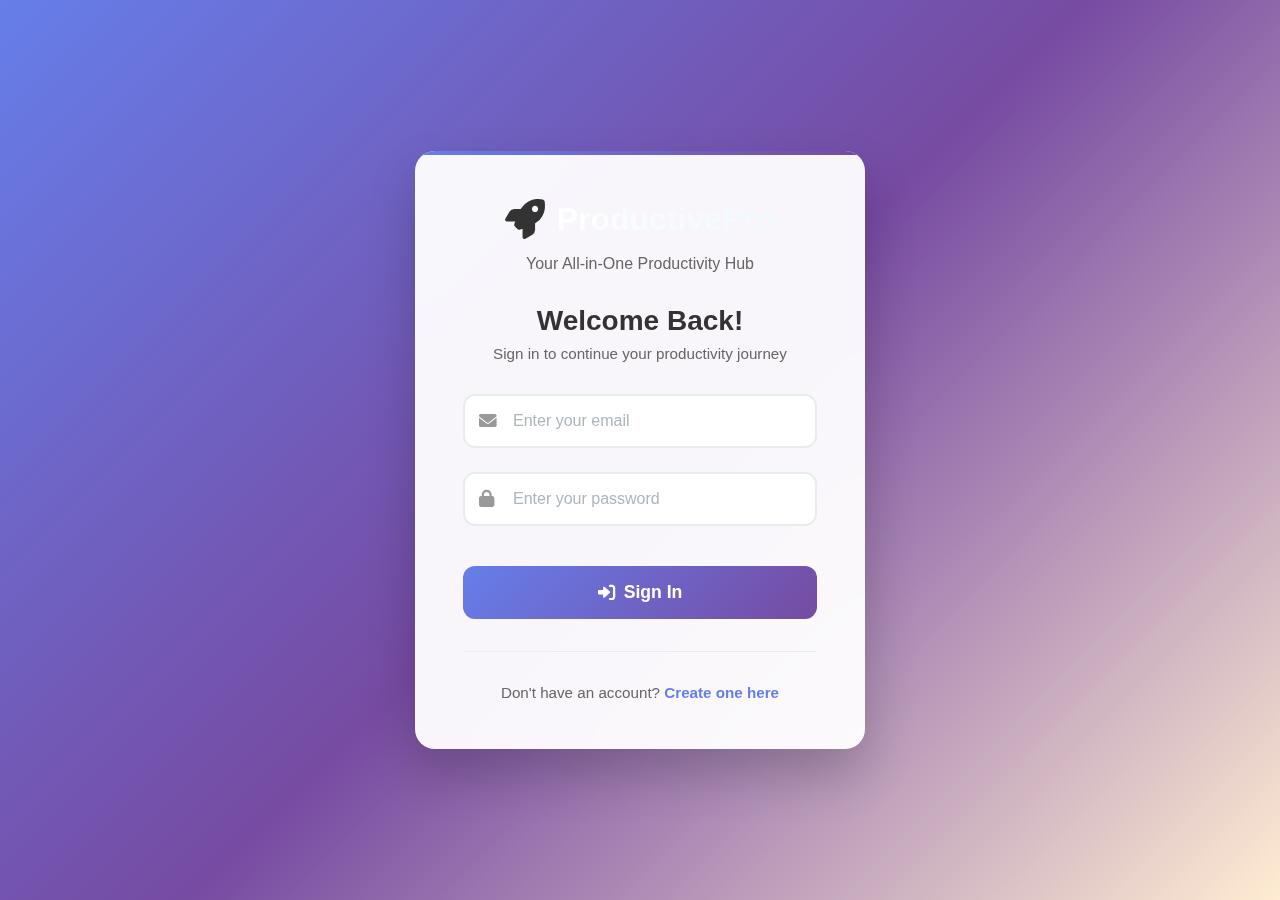
<file: index.html>
<!DOCTYPE html>
<html lang="en">
<head>
    <meta charset="UTF-8">
    <meta name="viewport" content="width=device-width, initial-scale=1.0">
    <title>ProductivePro - Your All-in-One Productivity Hub</title>
    <link rel="stylesheet" href="styles.css">
    <link href="https://cdnjs.cloudflare.com/ajax/libs/font-awesome/6.0.0/css/all.min.css" rel="stylesheet">
</head>
<body>
    <!-- Auth Screen -->
    <div id="auth-screen" class="auth-screen">
        <div class="auth-container">
            <div class="auth-header">
                <div class="logo">
                    <i class="fas fa-rocket"></i>
                    <h1>ProductivePro</h1>
                </div>
                <p class="auth-subtitle">Your All-in-One Productivity Hub</p>
            </div>

            <!-- Login Form -->
            <div id="login-form" class="auth-form active">
                <h2>Welcome Back!</h2>
                <p class="form-subtitle">Sign in to continue your productivity journey</p>
                
                <form class="form-content">
                    <div class="input-field">
                        <i class="fas fa-envelope"></i>
                        <input type="email" id="login-email" placeholder="Enter your email" required>
                    </div>
                    <div class="input-field">
                        <i class="fas fa-lock"></i>
                        <input type="password" id="login-password" placeholder="Enter your password" required>
                    </div>
                    <button type="submit" id="login-btn" class="auth-btn">
                        <i class="fas fa-sign-in-alt"></i>
                        Sign In
                    </button>
                </form>

                <div class="auth-switch">
                    <p>Don't have an account? <a href="#" id="show-signup">Create one here</a></p>
                </div>
            </div>

            <!-- Signup Form -->
            <div id="signup-form" class="auth-form">
                <h2>Join ProductivePro!</h2>
                <p class="form-subtitle">Create your account to start boosting productivity</p>
                
                <form class="form-content">
                    <div class="input-field">
                        <i class="fas fa-user"></i>
                        <input type="text" id="signup-name" placeholder="Enter your full name" required>
                    </div>
                    <div class="input-field">
                        <i class="fas fa-envelope"></i>
                        <input type="email" id="signup-email" placeholder="Enter your email" required>
                    </div>
                    <div class="input-field">
                        <i class="fas fa-lock"></i>
                        <input type="password" id="signup-password" placeholder="Create a password" required>
                    </div>
                    <div class="input-field">
                        <i class="fas fa-lock"></i>
                        <input type="password" id="signup-confirm-password" placeholder="Confirm your password" required>
                    </div>
                    <button type="submit" id="signup-btn" class="auth-btn">
                        <i class="fas fa-user-plus"></i>
                        Create Account
                    </button>
                </form>

                <div class="auth-switch">
                    <p>Already have an account? <a href="#" id="show-login">Sign in here</a></p>
                </div>
            </div>
        </div>
    </div>

    <!-- Main App Container -->
    <div class="container" id="main-app" style="display: none;">
        <!-- Header -->
        <header class="header">
            <div class="logo">
                <i class="fas fa-rocket"></i>
                <h1>ProductivePro</h1>
            </div>
            <nav class="nav-tabs">
                <button class="tab-btn active" data-tab="todo">
                    <i class="fas fa-tasks"></i>
                    <span>To-Do List</span>
                </button>
                <button class="tab-btn" data-tab="notes">
                    <i class="fas fa-sticky-note"></i>
                    <span>Notes</span>
                </button>
                <button class="tab-btn" data-tab="timer">
                    <i class="fas fa-clock"></i>
                    <span>Timer</span>
                </button>
            </nav>
            <div class="user-menu">
                <button class="user-btn" id="user-btn">
                    <i class="fas fa-user-circle"></i>
                    <span id="user-name">User</span>
                    <i class="fas fa-chevron-down"></i>
                </button>
                <div class="user-dropdown" id="user-dropdown">
                    <button id="export-data-btn">
                        <i class="fas fa-download"></i>
                        Export Data
                    </button>
                    <button id="import-data-btn">
                        <i class="fas fa-upload"></i>
                        Import Data
                    </button>
                    <input type="file" id="import-file" accept=".json" style="display: none;">
                    <button id="logout-btn">
                        <i class="fas fa-sign-out-alt"></i>
                        Logout
                    </button>
                </div>
            </div>
        </header>

        <!-- Main Content -->
        <main class="main-content">
            <!-- To-Do List Section -->
            <section id="todo" class="tab-content active">
                <div class="section-header">
                    <h2><i class="fas fa-tasks"></i> Task Manager</h2>
                    <div class="task-stats">
                        <div class="stat-item">
                            <span class="stat-number" id="total-tasks">0</span>
                            <span class="stat-label">Total</span>
                        </div>
                        <div class="stat-item">
                            <span class="stat-number" id="completed-tasks">0</span>
                            <span class="stat-label">Completed</span>
                        </div>
                        <div class="stat-item">
                            <span class="stat-number" id="daily-tasks">0</span>
                            <span class="stat-label">Daily</span>
                        </div>
                        <div class="stat-item">
                            <span class="stat-number" id="progress-tasks">0</span>
                            <span class="stat-label">In Progress</span>
                        </div>
                    </div>
                </div>

                <div class="todo-input-section">
                    <div class="task-type-selector">
                        <div class="task-type-btn active" data-type="daily">
                            <i class="fas fa-calendar-day"></i>
                            <span>Daily Tasks</span>
                        </div>
                        <div class="task-type-btn" data-type="onetime">
                            <i class="fas fa-check-circle"></i>
                            <span>One-Time Tasks</span>
                        </div>
                        <div class="task-type-btn" data-type="descriptive">
                            <i class="fas fa-list-ol"></i>
                            <span>Progress Tasks</span>
                        </div>
                    </div>
                    
                    <div class="input-group">
                        <input type="text" id="todo-input" placeholder="Add a new task...">
                        <input type="text" id="todo-description" placeholder="Task description (optional)..." style="display: none;">
                        <select id="todo-priority">
                            <option value="low">Low Priority</option>
                            <option value="medium">Medium Priority</option>
                            <option value="high">High Priority</option>
                        </select>
                        <div id="progress-input" style="display: none;">
                            <input type="number" id="total-steps" placeholder="Total steps" min="1" max="100" value="5">
                        </div>
                        <button id="add-todo-btn" class="btn btn-primary">
                            <i class="fas fa-plus"></i>
                            Add Task
                        </button>
                    </div>
                </div>

                <div class="filter-section">
                    <button class="filter-btn active" data-filter="all">All Tasks</button>
                    <button class="filter-btn" data-filter="daily">Daily</button>
                    <button class="filter-btn" data-filter="onetime">One-Time</button>
                    <button class="filter-btn" data-filter="descriptive">Progress</button>
                    <button class="filter-btn" data-filter="pending">Pending</button>
                    <button class="filter-btn" data-filter="completed">Completed</button>
                </div>

                <div class="todo-list" id="todo-list">
                    <!-- Tasks will be dynamically added here -->
                </div>
            </section>

            <!-- Notes Section -->
            <section id="notes" class="tab-content">
                <div class="section-header">
                    <h2><i class="fas fa-sticky-note"></i> Quick Notes</h2>
                    <button id="add-note-btn" class="btn btn-primary">
                        <i class="fas fa-plus"></i>
                        New Note
                    </button>
                </div>

                <div class="notes-grid" id="notes-grid">
                    <!-- Notes will be dynamically added here -->
                </div>
            </section>

            <!-- Timer Section -->
            <section id="timer" class="tab-content">
                <div class="section-header">
                    <h2><i class="fas fa-clock"></i> Pomodoro Timer</h2>
                </div>

                <div class="timer-container">
                    <div class="timer-display">
                        <div class="timer-circle">
                            <svg class="progress-ring" width="300" height="300">
                                <circle class="progress-ring-circle" cx="150" cy="150" r="140" stroke="#e6e6e6" stroke-width="8" fill="transparent"/>
                                <circle class="progress-ring-progress" cx="150" cy="150" r="140" stroke="#4CAF50" stroke-width="8" fill="transparent"/>
                            </svg>
                            <div class="timer-content">
                                <div class="timer-time" id="timer-display">25:00</div>
                                <div class="timer-mode" id="timer-mode">Focus Time</div>
                            </div>
                        </div>
                    </div>

                    <div class="timer-controls">
                        <button id="timer-start" class="btn btn-success">
                            <i class="fas fa-play"></i>
                            Start
                        </button>
                        <button id="timer-pause" class="btn btn-warning" style="display: none;">
                            <i class="fas fa-pause"></i>
                            Pause
                        </button>
                        <button id="timer-reset" class="btn btn-secondary">
                            <i class="fas fa-undo"></i>
                            Reset
                        </button>
                    </div>

                    <div class="timer-settings">
                        <div class="setting-group">
                            <label>Focus Time (minutes)</label>
                            <input type="number" id="focus-time" value="25" min="1" max="60">
                        </div>
                        <div class="setting-group">
                            <label>Break Time (minutes)</label>
                            <input type="number" id="break-time" value="5" min="1" max="30">
                        </div>
                    </div>

                    <div class="timer-stats">
                        <div class="stat-item">
                            <span class="stat-number" id="sessions-completed">0</span>
                            <span class="stat-label">Sessions Today</span>
                        </div>
                        <div class="stat-item">
                            <span class="stat-number" id="focus-minutes">0</span>
                            <span class="stat-label">Focus Minutes</span>
                        </div>
                    </div>
                </div>
            </section>
        </main>
    </div>

    <!-- Modal for Note Editing -->
    <div id="note-modal" class="modal">
        <div class="modal-content">
            <div class="modal-header">
                <h3>Edit Note</h3>
                <button class="modal-close" id="modal-close">
                    <i class="fas fa-times"></i>
                </button>
            </div>
            <div class="modal-body">
                <input type="text" id="note-title" placeholder="Note title...">
                <textarea id="note-content" placeholder="Write your note here..."></textarea>
            </div>
            <div class="modal-footer">
                <button id="save-note" class="btn btn-primary">Save Note</button>
                <button id="delete-note" class="btn btn-danger">Delete Note</button>
            </div>
        </div>
    </div>

    <script src="script.js"></script>
</body>
</html>
</file>
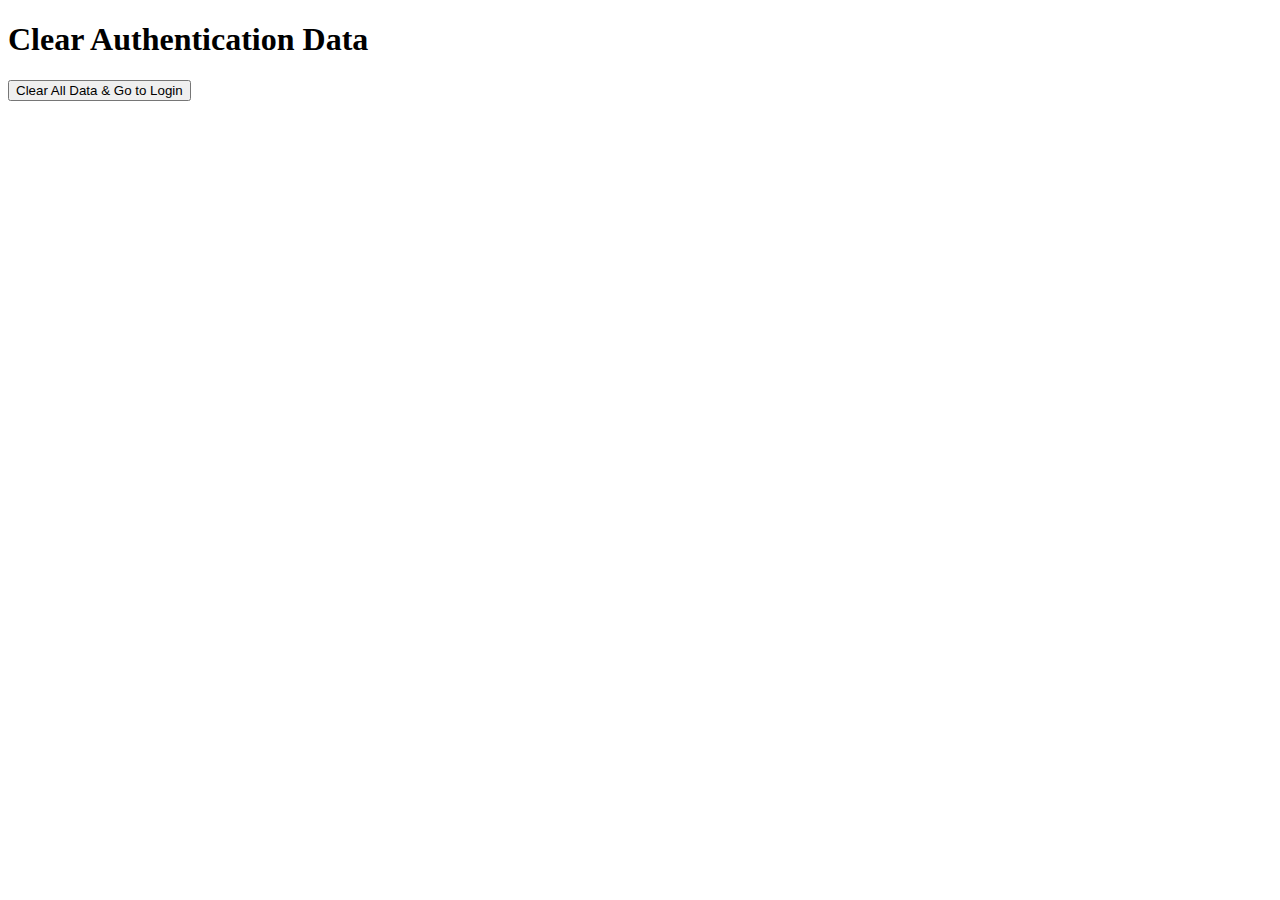
<file: clear_auth.html>
<!DOCTYPE html>
<html lang="en">
<head>
    <meta charset="UTF-8">
    <meta name="viewport" content="width=device-width, initial-scale=1.0">
    <title>Clear Auth Test</title>
</head>
<body>
    <h1>Clear Authentication Data</h1>
    <button onclick="clearAuth()">Clear All Data & Go to Login</button>
    
    <script>
        function clearAuth() {
            localStorage.removeItem('productivepro_current_user');
            localStorage.removeItem('productivepro_users');
            alert('Authentication data cleared!');
            window.location.href = 'index.html';
        }
    </script>
</body>
</html>
</file>
<file: styles.css>
/* ===== CSS Reset and Base Styles ===== */
* {
    margin: 0;
    padding: 0;
    box-sizing: border-box;
}

body {
    font-family: 'Inter', 'Segoe UI', Tahoma, Geneva, Verdana, sans-serif;
    background: linear-gradient(135deg, #667eea 0%, #764ba2 50%, #ffecd2 100%);
    min-height: 100vh;
    color: #333;
    animation: gradientShift 15s ease infinite;
}

@keyframes gradientShift {
    0%, 100% { background: linear-gradient(135deg, #667eea 0%, #764ba2 50%, #ffecd2 100%); }
    33% { background: linear-gradient(135deg, #ff9a9e 0%, #fecfef 50%, #fecfef 100%); }
    66% { background: linear-gradient(135deg, #a8edea 0%, #fed6e3 50%, #fed6e3 100%); }
}

/* ===== Authentication Styles ===== */
.auth-screen {
    position: fixed;
    top: 0;
    left: 0;
    width: 100%;
    height: 100%;
    background: linear-gradient(135deg, #667eea 0%, #764ba2 50%, #ffecd2 100%);
    display: flex;
    align-items: center;
    justify-content: center;
    z-index: 1000;
    animation: gradientShift 15s ease infinite;
}

.auth-container {
    background: rgba(255, 255, 255, 0.95);
    backdrop-filter: blur(20px);
    border-radius: 20px;
    padding: 3rem;
    box-shadow: 0 25px 50px rgba(0, 0, 0, 0.2);
    width: 100%;
    max-width: 450px;
    position: relative;
    overflow: hidden;
}

.auth-container::before {
    content: '';
    position: absolute;
    top: 0;
    left: 0;
    right: 0;
    height: 4px;
    background: linear-gradient(90deg, #667eea, #764ba2, #ffecd2);
    background-size: 200% 100%;
    animation: gradientSlide 3s ease infinite;
}

.auth-header {
    text-align: center;
    margin-bottom: 2rem;
}

.auth-header .logo {
    justify-content: center;
    margin-bottom: 1rem;
}

.auth-subtitle {
    color: #666;
    font-size: 1rem;
    margin-top: 0.5rem;
}

.auth-form {
    display: none;
}

.auth-form.active {
    display: block;
    animation: fadeInUp 0.5s ease-out;
}

@keyframes fadeInUp {
    from {
        opacity: 0;
        transform: translateY(20px);
    }
    to {
        opacity: 1;
        transform: translateY(0);
    }
}

.auth-form h2 {
    text-align: center;
    margin-bottom: 0.5rem;
    color: #333;
    font-weight: 700;
    font-size: 1.75rem;
}

.form-subtitle {
    text-align: center;
    color: #666;
    margin-bottom: 2rem;
    font-size: 0.95rem;
}

.form-content {
    display: flex;
    flex-direction: column;
    gap: 1.5rem;
}

.input-field {
    position: relative;
    display: flex;
    align-items: center;
}

.input-field i {
    position: absolute;
    left: 1rem;
    color: #999;
    z-index: 1;
    font-size: 1.1rem;
}

.input-field input {
    width: 100%;
    padding: 1rem 1rem 1rem 3rem;
    border: 2px solid #e9ecef;
    border-radius: 12px;
    font-size: 1rem;
    font-weight: 500;
    background: #fff;
    transition: all 0.3s ease;
    color: #495057;
}

.input-field input:focus {
    outline: none;
    border-color: #667eea;
    box-shadow: 0 0 0 4px rgba(102, 126, 234, 0.1);
}

.input-field input::placeholder {
    color: #adb5bd;
    font-weight: 400;
}

.auth-btn {
    background: linear-gradient(135deg, #667eea 0%, #764ba2 100%);
    color: white;
    border: none;
    padding: 1rem 2rem;
    border-radius: 12px;
    font-size: 1.1rem;
    font-weight: 600;
    cursor: pointer;
    transition: all 0.3s ease;
    display: flex;
    align-items: center;
    justify-content: center;
    gap: 0.5rem;
    margin-top: 1rem;
    position: relative;
    overflow: hidden;
}

.auth-btn::before {
    content: '';
    position: absolute;
    top: 0;
    left: -100%;
    width: 100%;
    height: 100%;
    background: linear-gradient(90deg, transparent, rgba(255,255,255,0.2), transparent);
    transition: left 0.5s;
}

.auth-btn:hover::before {
    left: 100%;
}

.auth-btn:hover {
    transform: translateY(-2px);
    box-shadow: 0 8px 25px rgba(102, 126, 234, 0.4);
}

.auth-switch {
    text-align: center;
    margin-top: 2rem;
    padding-top: 2rem;
    border-top: 1px solid #e9ecef;
}

.auth-switch p {
    color: #666;
    font-size: 0.95rem;
}

.auth-switch a {
    color: #667eea;
    text-decoration: none;
    font-weight: 600;
    transition: color 0.3s ease;
}

.auth-switch a:hover {
    color: #764ba2;
    text-decoration: underline;
}

/* ===== User Menu Styles ===== */
.user-menu {
    position: fixed;
    top: 2rem;
    right: 2rem;
    z-index: 100;
}

.user-btn {
    background: rgba(255, 255, 255, 0.9);
    backdrop-filter: blur(10px);
    border: none;
    padding: 0.75rem 1.5rem;
    border-radius: 25px;
    cursor: pointer;
    display: flex;
    align-items: center;
    gap: 0.5rem;
    font-weight: 600;
    color: #333;
    transition: all 0.3s ease;
    box-shadow: 0 4px 15px rgba(0, 0, 0, 0.1);
}

.user-btn:hover {
    background: rgba(255, 255, 255, 1);
    transform: translateY(-2px);
    box-shadow: 0 8px 25px rgba(0, 0, 0, 0.15);
}

.user-btn i {
    font-size: 1.5rem;
    color: #667eea;
}

.user-dropdown {
    position: absolute;
    top: 100%;
    right: 0;
    margin-top: 0.5rem;
    background: rgba(255, 255, 255, 0.95);
    backdrop-filter: blur(20px);
    border-radius: 15px;
    box-shadow: 0 8px 30px rgba(0, 0, 0, 0.15);
    padding: 1rem;
    min-width: 200px;
    display: none;
    animation: fadeInDown 0.3s ease-out;
}

.user-dropdown.show {
    display: block;
}

@keyframes fadeInDown {
    from {
        opacity: 0;
        transform: translateY(-10px);
    }
    to {
        opacity: 1;
        transform: translateY(0);
    }
}

.user-dropdown button {
    width: 100%;
    background: transparent;
    border: none;
    padding: 0.75rem 1rem;
    text-align: left;
    cursor: pointer;
    border-radius: 8px;
    transition: all 0.3s ease;
    display: flex;
    align-items: center;
    gap: 0.75rem;
    font-weight: 500;
    color: #495057;
    margin-bottom: 0.5rem;
}

.user-dropdown button:last-child {
    margin-bottom: 0;
}

.user-dropdown button:hover {
    background: rgba(102, 126, 234, 0.1);
    color: #667eea;
}

.user-dropdown button i {
    width: 16px;
    color: inherit;
}

.container {
    max-width: 1200px;
    margin: 0 auto;
    min-height: 100vh;
    background: rgba(255, 255, 255, 0.98);
    backdrop-filter: blur(20px);
    box-shadow: 0 25px 50px rgba(0, 0, 0, 0.15);
    border-radius: 20px;
    margin: 20px auto;
    overflow: hidden;
}

/* ===== Header Styles ===== */
.header {
    background: linear-gradient(135deg, #667eea 0%, #764ba2 100%);
    color: white;
    padding: 2rem 2rem;
    display: flex;
    justify-content: space-between;
    align-items: center;
    box-shadow: 0 8px 32px rgba(0, 0, 0, 0.1);
    position: relative;
    overflow: hidden;
}

.header::before {
    content: '';
    position: absolute;
    top: 0;
    left: 0;
    right: 0;
    bottom: 0;
    background: url('data:image/svg+xml,<svg xmlns="http://www.w3.org/2000/svg" viewBox="0 0 100 100"><defs><pattern id="grain" width="100" height="100" patternUnits="userSpaceOnUse"><circle cx="25" cy="25" r="1" fill="white" opacity="0.1"/><circle cx="75" cy="75" r="1" fill="white" opacity="0.1"/><circle cx="50" cy="10" r="0.5" fill="white" opacity="0.1"/></pattern></defs><rect width="100" height="100" fill="url(%23grain)"/></svg>');
    opacity: 0.3;
}

.logo {
    display: flex;
    align-items: center;
    gap: 0.75rem;
    position: relative;
    z-index: 1;
}

.logo i {
    font-size: 2.5rem;
    animation: logoFloat 3s ease-in-out infinite;
}

@keyframes logoFloat {
    0%, 100% { transform: translateY(0px); }
    50% { transform: translateY(-5px); }
}

.logo h1 {
    font-size: 2rem;
    font-weight: 800;
    background: linear-gradient(45deg, #fff, #f0f8ff);
    -webkit-background-clip: text;
    -webkit-text-fill-color: transparent;
    background-clip: text;
}

.nav-tabs {
    display: flex;
    gap: 1rem;
}

.tab-btn {
    background: rgba(255, 255, 255, 0.2);
    border: none;
    color: white;
    padding: 0.75rem 1.5rem;
    border-radius: 25px;
    cursor: pointer;
    display: flex;
    align-items: center;
    gap: 0.5rem;
    font-weight: 500;
    transition: all 0.3s ease;
    backdrop-filter: blur(10px);
}

.tab-btn:hover {
    background: rgba(255, 255, 255, 0.3);
    transform: translateY(-2px);
}

.tab-btn.active {
    background: white;
    color: #4CAF50;
    box-shadow: 0 4px 15px rgba(0, 0, 0, 0.2);
}

/* ===== Main Content ===== */
.main-content {
    padding: 2rem;
}

.tab-content {
    display: none;
    animation: fadeIn 0.5s ease-in-out;
}

.tab-content.active {
    display: block;
}

@keyframes fadeIn {
    from { opacity: 0; transform: translateY(20px); }
    to { opacity: 1; transform: translateY(0); }
}

.section-header {
    display: flex;
    justify-content: space-between;
    align-items: center;
    margin-bottom: 2rem;
    flex-wrap: wrap;
    gap: 1rem;
}

.section-header h2 {
    font-size: 1.8rem;
    color: #333;
    display: flex;
    align-items: center;
    gap: 0.5rem;
}

/* ===== Button Styles ===== */
.btn {
    background: linear-gradient(135deg, #667eea 0%, #764ba2 100%);
    color: white;
    border: none;
    padding: 0.75rem 1.5rem;
    border-radius: 12px;
    cursor: pointer;
    font-weight: 600;
    display: flex;
    align-items: center;
    gap: 0.5rem;
    transition: all 0.3s ease;
    font-size: 0.9rem;
    position: relative;
    overflow: hidden;
}

.btn::before {
    content: '';
    position: absolute;
    top: 0;
    left: -100%;
    width: 100%;
    height: 100%;
    background: linear-gradient(90deg, transparent, rgba(255,255,255,0.2), transparent);
    transition: left 0.5s;
}

.btn:hover::before {
    left: 100%;
}

.btn:hover {
    transform: translateY(-3px);
    box-shadow: 0 8px 25px rgba(102, 126, 234, 0.4);
}

.btn-primary { 
    background: linear-gradient(135deg, #007bff 0%, #0056b3 100%); 
}
.btn-primary:hover { 
    box-shadow: 0 8px 25px rgba(0, 123, 255, 0.4); 
}

.btn-success { 
    background: linear-gradient(135deg, #28a745 0%, #1e7e34 100%); 
}
.btn-success:hover { 
    box-shadow: 0 8px 25px rgba(40, 167, 69, 0.4); 
}

.btn-warning { 
    background: linear-gradient(135deg, #ffc107 0%, #e0a800 100%); 
    color: #212529;
}
.btn-warning:hover { 
    box-shadow: 0 8px 25px rgba(255, 193, 7, 0.4); 
}

.btn-danger { 
    background: linear-gradient(135deg, #dc3545 0%, #c82333 100%); 
}
.btn-danger:hover { 
    box-shadow: 0 8px 25px rgba(220, 53, 69, 0.4); 
}

.btn-secondary { 
    background: linear-gradient(135deg, #6c757d 0%, #5a6268 100%); 
}
.btn-secondary:hover { 
    box-shadow: 0 8px 25px rgba(108, 117, 125, 0.4); 
}

/* ===== To-Do List Styles ===== */
.task-type-selector {
    display: grid;
    grid-template-columns: repeat(3, 1fr);
    gap: 1rem;
    margin-bottom: 1.5rem;
}

.task-type-btn {
    background: linear-gradient(135deg, #f8f9fa 0%, #e9ecef 100%);
    border: 2px solid #e9ecef;
    border-radius: 15px;
    padding: 1rem;
    cursor: pointer;
    transition: all 0.3s ease;
    text-align: center;
    display: flex;
    flex-direction: column;
    align-items: center;
    gap: 0.5rem;
    position: relative;
    overflow: hidden;
}

.task-type-btn::before {
    content: '';
    position: absolute;
    top: 0;
    left: -100%;
    width: 100%;
    height: 100%;
    background: linear-gradient(90deg, transparent, rgba(255,255,255,0.4), transparent);
    transition: left 0.5s;
}

.task-type-btn:hover::before {
    left: 100%;
}

.task-type-btn:hover {
    transform: translateY(-3px);
    box-shadow: 0 8px 25px rgba(0, 0, 0, 0.15);
}

.task-type-btn.active {
    background: linear-gradient(135deg, #667eea 0%, #764ba2 100%);
    color: white;
    border-color: #667eea;
    box-shadow: 0 8px 25px rgba(102, 126, 234, 0.3);
}

.task-type-btn i {
    font-size: 1.5rem;
    margin-bottom: 0.25rem;
}

.task-type-btn span {
    font-weight: 600;
    font-size: 0.9rem;
}

.task-stats {
    display: flex;
    gap: 1.5rem;
    justify-content: center;
    flex-wrap: wrap;
}

.stat-item {
    text-align: center;
    background: linear-gradient(135deg, #fff 0%, #f8f9fa 100%);
    padding: 1rem 1.5rem;
    border-radius: 15px;
    box-shadow: 0 4px 15px rgba(0, 0, 0, 0.08);
    transition: all 0.3s ease;
    min-width: 80px;
}

.stat-item:hover {
    transform: translateY(-2px);
    box-shadow: 0 8px 25px rgba(0, 0, 0, 0.15);
}

.stat-number {
    display: block;
    font-size: 1.8rem;
    font-weight: 800;
    background: linear-gradient(135deg, #667eea 0%, #764ba2 100%);
    -webkit-background-clip: text;
    -webkit-text-fill-color: transparent;
    background-clip: text;
}

.stat-label {
    font-size: 0.75rem;
    color: #666;
    text-transform: uppercase;
    font-weight: 600;
    letter-spacing: 0.5px;
}

.todo-input-section {
    background: linear-gradient(135deg, #fff 0%, #f8f9fa 100%);
    padding: 2rem;
    border-radius: 20px;
    box-shadow: 0 8px 30px rgba(0, 0, 0, 0.1);
    margin-bottom: 2rem;
    position: relative;
    overflow: hidden;
}

.todo-input-section::before {
    content: '';
    position: absolute;
    top: 0;
    left: 0;
    right: 0;
    height: 4px;
    background: linear-gradient(90deg, #667eea, #764ba2, #ffecd2);
    background-size: 200% 100%;
    animation: gradientSlide 3s ease infinite;
}

@keyframes gradientSlide {
    0%, 100% { background-position: 0% 0%; }
    50% { background-position: 100% 0%; }
}

.input-group {
    display: flex;
    gap: 1rem;
    align-items: center;
    flex-wrap: wrap;
}

#todo-input, #todo-description {
    flex: 1;
    padding: 1rem 1.25rem;
    border: 2px solid #e9ecef;
    border-radius: 12px;
    font-size: 1rem;
    font-weight: 500;
    color: #495057;
    background: #fff;
    transition: all 0.3s ease;
    min-width: 250px;
    box-shadow: 0 2px 8px rgba(0, 0, 0, 0.05);
}

#todo-input:focus, #todo-description:focus {
    outline: none;
    border-color: #667eea;
    box-shadow: 0 0 0 4px rgba(102, 126, 234, 0.1);
    background: #fff;
}

#todo-input::placeholder, #todo-description::placeholder {
    color: #adb5bd;
    font-weight: 400;
}

#todo-priority {
    padding: 1rem 1.25rem;
    border: 2px solid #e9ecef;
    border-radius: 12px;
    background: #fff;
    cursor: pointer;
    font-size: 1rem;
    font-weight: 500;
    color: #495057;
    transition: all 0.3s ease;
    box-shadow: 0 2px 8px rgba(0, 0, 0, 0.05);
    min-width: 150px;
}

#todo-priority:focus {
    outline: none;
    border-color: #667eea;
    box-shadow: 0 0 0 4px rgba(102, 126, 234, 0.1);
}

#progress-input {
    display: flex;
    align-items: center;
    gap: 0.5rem;
}

#total-steps {
    padding: 1rem 1.25rem;
    border: 2px solid #e9ecef;
    border-radius: 12px;
    background: #fff;
    font-size: 1rem;
    font-weight: 500;
    color: #495057;
    width: 120px;
    text-align: center;
    transition: all 0.3s ease;
    box-shadow: 0 2px 8px rgba(0, 0, 0, 0.05);
}

#total-steps:focus {
    outline: none;
    border-color: #667eea;
    box-shadow: 0 0 0 4px rgba(102, 126, 234, 0.1);
}

.filter-section {
    display: flex;
    gap: 0.75rem;
    margin-bottom: 1.5rem;
    flex-wrap: wrap;
    justify-content: center;
    background: linear-gradient(135deg, #f8f9fa 0%, #e9ecef 100%);
    padding: 1rem;
    border-radius: 15px;
    box-shadow: 0 4px 15px rgba(0, 0, 0, 0.05);
}

.filter-btn {
    background: transparent;
    border: 2px solid transparent;
    padding: 0.75rem 1.25rem;
    border-radius: 25px;
    cursor: pointer;
    transition: all 0.3s ease;
    color: #666;
    font-weight: 500;
    position: relative;
    overflow: hidden;
}

.filter-btn::before {
    content: '';
    position: absolute;
    top: 0;
    left: -100%;
    width: 100%;
    height: 100%;
    background: linear-gradient(90deg, transparent, rgba(255,255,255,0.3), transparent);
    transition: left 0.5s;
}

.filter-btn:hover::before {
    left: 100%;
}

.filter-btn:hover {
    background: rgba(102, 126, 234, 0.1);
    color: #667eea;
    transform: translateY(-2px);
    box-shadow: 0 4px 15px rgba(102, 126, 234, 0.2);
}

.filter-btn.active {
    background: linear-gradient(135deg, #667eea 0%, #764ba2 100%);
    color: white;
    box-shadow: 0 4px 15px rgba(102, 126, 234, 0.3);
    transform: translateY(-2px);
}

.todo-list {
    display: flex;
    flex-direction: column;
    gap: 1rem;
}

.todo-item {
    background: linear-gradient(135deg, #fff 0%, #f8f9fa 100%);
    padding: 1.5rem;
    border-radius: 16px;
    box-shadow: 0 4px 20px rgba(0, 0, 0, 0.08);
    display: flex;
    align-items: center;
    gap: 1rem;
    transition: all 0.3s ease;
    border-left: 4px solid #667eea;
    position: relative;
    overflow: hidden;
}

.todo-item::before {
    content: '';
    position: absolute;
    top: 0;
    left: 0;
    width: 100%;
    height: 100%;
    background: linear-gradient(135deg, rgba(102, 126, 234, 0.03) 0%, rgba(118, 75, 162, 0.03) 100%);
    opacity: 0;
    transition: opacity 0.3s ease;
}

.todo-item:hover {
    transform: translateY(-3px);
    box-shadow: 0 8px 30px rgba(0, 0, 0, 0.15);
}

.todo-item:hover::before {
    opacity: 1;
}

.todo-item.completed {
    opacity: 0.7;
    border-left-color: #28a745;
}

.todo-item.completed .todo-text {
    text-decoration: line-through;
    color: #999;
}

.todo-item.daily-task {
    border-left-color: #ffc107;
    background: linear-gradient(135deg, #fff8e1 0%, #fff3c4 100%);
}

.todo-item.onetime-task {
    border-left-color: #28a745;
    background: linear-gradient(135deg, #e8f5e8 0%, #d4edda 100%);
}

.todo-item.descriptive-task {
    border-left-color: #007bff;
    background: linear-gradient(135deg, #e3f2fd 0%, #bbdefb 100%);
}

.todo-item.high-priority {
    border-left-color: #dc3545;
    background: linear-gradient(135deg, #fdebee 0%, #f8d7da 100%);
}

.todo-item.medium-priority {
    border-left-color: #fd7e14;
    background: linear-gradient(135deg, #fff4e6 0%, #ffe0b3 100%);
}

.todo-item.low-priority {
    border-left-color: #6c757d;
    background: linear-gradient(135deg, #f8f9fa 0%, #e9ecef 100%);
}

.todo-checkbox {
    width: 20px;
    height: 20px;
    cursor: pointer;
}

.todo-content {
    flex: 1;
    display: flex;
    flex-direction: column;
    gap: 0.5rem;
}

.todo-text {
    font-size: 1rem;
    line-height: 1.5;
    font-weight: 500;
}

.todo-description {
    font-size: 0.85rem;
    color: #666;
    line-height: 1.4;
}

.todo-progress {
    margin-top: 0.5rem;
}

.progress-bar {
    width: 100%;
    height: 8px;
    background: #e9ecef;
    border-radius: 10px;
    overflow: hidden;
    position: relative;
}

.progress-fill {
    height: 100%;
    background: linear-gradient(90deg, #667eea 0%, #764ba2 100%);
    border-radius: 10px;
    transition: width 0.3s ease;
    position: relative;
}

.progress-fill::after {
    content: '';
    position: absolute;
    top: 0;
    left: 0;
    right: 0;
    bottom: 0;
    background: linear-gradient(90deg, transparent, rgba(255,255,255,0.3), transparent);
    animation: progressShine 2s infinite;
}

@keyframes progressShine {
    0% { transform: translateX(-100%); }
    100% { transform: translateX(100%); }
}

.progress-text {
    font-size: 0.75rem;
    color: #666;
    margin-top: 0.25rem;
    font-weight: 600;
}

.task-type-badge {
    padding: 0.25rem 0.75rem;
    border-radius: 20px;
    font-size: 0.7rem;
    font-weight: 600;
    text-transform: uppercase;
    letter-spacing: 0.5px;
}

.type-daily {
    background: linear-gradient(135deg, #ffc107, #ffca28);
    color: #856404;
}

.type-onetime {
    background: linear-gradient(135deg, #28a745, #34ce57);
    color: #155724;
}

.type-descriptive {
    background: linear-gradient(135deg, #007bff, #0056b3);
    color: white;
}

.todo-priority-badge {
    padding: 0.25rem 0.75rem;
    border-radius: 15px;
    font-size: 0.75rem;
    font-weight: 500;
    text-transform: uppercase;
}

.priority-high {
    background: rgba(244, 67, 54, 0.1);
    color: #f44336;
}

.priority-medium {
    background: rgba(255, 152, 0, 0.1);
    color: #FF9800;
}

.priority-low {
    background: rgba(33, 150, 243, 0.1);
    color: #2196F3;
}

.todo-actions {
    display: flex;
    gap: 0.5rem;
}

.todo-actions button {
    background: none;
    border: none;
    padding: 0.5rem;
    border-radius: 50%;
    cursor: pointer;
    transition: all 0.3s ease;
    color: #666;
}

.todo-actions button:hover {
    background: #f5f5f5;
    color: #333;
}

.delete-btn:hover {
    background: rgba(244, 67, 54, 0.1);
    color: #f44336;
}

/* ===== Notes Styles ===== */
.notes-grid {
    display: grid;
    grid-template-columns: repeat(auto-fill, minmax(300px, 1fr));
    gap: 1.5rem;
}

.note-item {
    background: linear-gradient(135deg, #fff 0%, #f8f9fa 100%);
    padding: 1.5rem;
    border-radius: 16px;
    box-shadow: 0 4px 20px rgba(0, 0, 0, 0.08);
    cursor: pointer;
    transition: all 0.3s ease;
    min-height: 150px;
    display: flex;
    flex-direction: column;
    position: relative;
    overflow: hidden;
    border-left: 4px solid transparent;
    border-image: linear-gradient(135deg, #667eea, #764ba2) 1;
}

.note-item::before {
    content: '';
    position: absolute;
    top: 0;
    left: 0;
    width: 100%;
    height: 100%;
    background: linear-gradient(135deg, rgba(102, 126, 234, 0.03) 0%, rgba(118, 75, 162, 0.03) 100%);
    opacity: 0;
    transition: opacity 0.3s ease;
}

.note-item:hover {
    transform: translateY(-8px);
    box-shadow: 0 12px 35px rgba(0, 0, 0, 0.15);
}

.note-item:hover::before {
    opacity: 1;
}

.note-title {
    font-size: 1.2rem;
    font-weight: 600;
    margin-bottom: 0.5rem;
    color: #333;
}

.note-content {
    flex: 1;
    color: #666;
    line-height: 1.6;
    overflow: hidden;
    display: -webkit-box;
    -webkit-line-clamp: 4;
    line-clamp: 4;
    -webkit-box-orient: vertical;
}

.note-date {
    font-size: 0.8rem;
    color: #999;
    margin-top: 1rem;
    text-align: right;
}

/* ===== Timer Styles ===== */
.timer-container {
    text-align: center;
    max-width: 500px;
    margin: 0 auto;
}

.timer-display {
    margin-bottom: 2rem;
    position: relative;
}

.timer-circle {
    position: relative;
    display: inline-block;
}

.progress-ring {
    transform: rotate(-90deg);
}

.progress-ring-circle {
    transition: stroke-dasharray 0.35s;
    stroke-dasharray: 0 880;
    stroke-dashoffset: 0;
}

.timer-content {
    position: absolute;
    top: 50%;
    left: 50%;
    transform: translate(-50%, -50%);
    text-align: center;
}

.timer-time {
    font-size: 3rem;
    font-weight: bold;
    color: #333;
    margin-bottom: 0.5rem;
}

.timer-mode {
    font-size: 1.2rem;
    color: #666;
    text-transform: uppercase;
    font-weight: 500;
}

.timer-controls {
    display: flex;
    justify-content: center;
    gap: 1rem;
    margin-bottom: 2rem;
}

.timer-settings {
    background: white;
    padding: 1.5rem;
    border-radius: 15px;
    box-shadow: 0 4px 20px rgba(0, 0, 0, 0.1);
    display: flex;
    justify-content: center;
    gap: 2rem;
    margin-bottom: 2rem;
    flex-wrap: wrap;
}

.setting-group {
    display: flex;
    flex-direction: column;
    gap: 0.5rem;
    text-align: center;
}

.setting-group label {
    font-weight: 500;
    color: #333;
}

.setting-group input {
    padding: 0.5rem;
    border: 2px solid #e0e0e0;
    border-radius: 8px;
    text-align: center;
    width: 80px;
}

.timer-stats {
    display: flex;
    justify-content: center;
    gap: 3rem;
    background: white;
    padding: 1.5rem;
    border-radius: 15px;
    box-shadow: 0 4px 20px rgba(0, 0, 0, 0.1);
}

/* ===== Modal Styles ===== */
.modal {
    display: none;
    position: fixed;
    z-index: 1000;
    left: 0;
    top: 0;
    width: 100%;
    height: 100%;
    background-color: rgba(0, 0, 0, 0.5);
    backdrop-filter: blur(5px);
}

.modal-content {
    background-color: white;
    margin: 5% auto;
    padding: 0;
    border-radius: 15px;
    width: 90%;
    max-width: 600px;
    box-shadow: 0 20px 40px rgba(0, 0, 0, 0.3);
    animation: modalSlideIn 0.3s ease-out;
}

@keyframes modalSlideIn {
    from { opacity: 0; transform: translateY(-50px); }
    to { opacity: 1; transform: translateY(0); }
}

.modal-header {
    display: flex;
    justify-content: space-between;
    align-items: center;
    padding: 1.5rem 2rem;
    border-bottom: 1px solid #e0e0e0;
}

.modal-header h3 {
    margin: 0;
    color: #333;
}

.modal-close {
    background: none;
    border: none;
    font-size: 1.5rem;
    cursor: pointer;
    color: #999;
    padding: 0.5rem;
    border-radius: 50%;
    transition: all 0.3s ease;
}

.modal-close:hover {
    background: #f5f5f5;
    color: #333;
}

.modal-body {
    padding: 2rem;
}

.modal-body input,
.modal-body textarea {
    width: 100%;
    padding: 0.75rem 1rem;
    border: 2px solid #e0e0e0;
    border-radius: 8px;
    font-size: 1rem;
    margin-bottom: 1rem;
    transition: border-color 0.3s ease;
}

.modal-body input:focus,
.modal-body textarea:focus {
    outline: none;
    border-color: #4CAF50;
    box-shadow: 0 0 0 3px rgba(76, 175, 80, 0.1);
}

.modal-body textarea {
    min-height: 150px;
    resize: vertical;
    font-family: inherit;
}

.modal-footer {
    display: flex;
    justify-content: flex-end;
    gap: 1rem;
    padding: 1.5rem 2rem;
    border-top: 1px solid #e0e0e0;
}

/* ===== Notification Styles ===== */
.notification {
    position: fixed;
    top: 2rem;
    left: 50%;
    transform: translateX(-50%) translateY(-100px);
    background: rgba(255, 255, 255, 0.95);
    backdrop-filter: blur(20px);
    padding: 1rem 2rem;
    border-radius: 15px;
    box-shadow: 0 8px 30px rgba(0, 0, 0, 0.15);
    display: flex;
    align-items: center;
    gap: 0.75rem;
    font-weight: 500;
    z-index: 2000;
    transition: all 0.3s ease;
    opacity: 0;
    max-width: 400px;
    border-left: 4px solid #667eea;
}

.notification.show {
    opacity: 1;
    transform: translateX(-50%) translateY(0);
}

.notification.success {
    border-left-color: #28a745;
    color: #155724;
}

.notification.success i {
    color: #28a745;
}

.notification.error {
    border-left-color: #dc3545;
    color: #721c24;
}

.notification.error i {
    color: #dc3545;
}

.notification.info {
    border-left-color: #007bff;
    color: #004085;
}

.notification.info i {
    color: #007bff;
}

.notification i {
    font-size: 1.2rem;
}

/* ===== Responsive Design for Auth ===== */
@media (max-width: 768px) {
    .auth-container {
        margin: 1rem;
        padding: 2rem;
        max-width: none;
    }
    
    .user-menu {
        position: relative;
        top: auto;
        right: auto;
        margin: 1rem;
        text-align: center;
    }
    
    .user-dropdown {
        position: relative;
        margin-top: 1rem;
        display: block;
        box-shadow: none;
        background: rgba(255, 255, 255, 0.1);
    }
}

@media (max-width: 480px) {
    .auth-container {
        padding: 1.5rem;
    }
    
    .auth-form h2 {
        font-size: 1.5rem;
    }
    
    .input-field input {
        padding: 0.875rem 0.875rem 0.875rem 2.75rem;
    }
    
    .input-field i {
        left: 0.875rem;
    }
}
@media (max-width: 768px) {
    .container {
        margin: 0;
        min-height: 100vh;
    }

    .header {
        flex-direction: column;
        gap: 1rem;
        text-align: center;
    }

    .nav-tabs {
        justify-content: center;
        flex-wrap: wrap;
    }

    .main-content {
        padding: 1rem;
    }

    .section-header {
        flex-direction: column;
        align-items: flex-start;
    }

    .input-group {
        flex-direction: column;
        align-items: stretch;
    }

    .input-group > * {
        width: 100%;
    }

    .timer-time {
        font-size: 2rem;
    }

    .timer-controls {
        flex-wrap: wrap;
    }

    .timer-settings,
    .timer-stats {
        flex-direction: column;
        gap: 1rem;
    }

    .task-stats {
        justify-content: center;
    }

    .modal-content {
        margin: 10% auto;
        width: 95%;
    }

    .modal-footer {
        flex-direction: column;
    }
}

@media (max-width: 480px) {
    .header {
        padding: 1rem;
    }

    .logo h1 {
        font-size: 1.5rem;
    }

    .tab-btn {
        padding: 0.5rem 1rem;
        font-size: 0.9rem;
    }

    .timer-time {
        font-size: 1.8rem;
    }

    .notes-grid {
        grid-template-columns: 1fr;
    }
}

/* ===== Custom Scrollbar ===== */
::-webkit-scrollbar {
    width: 8px;
}

::-webkit-scrollbar-track {
    background: #f1f1f1;
}

::-webkit-scrollbar-thumb {
    background: #888;
    border-radius: 4px;
}

::-webkit-scrollbar-thumb:hover {
    background: #555;
}

/* ===== Additional Animations ===== */
.pulse {
    animation: pulse 2s infinite;
}

@keyframes pulse {
    0% { opacity: 1; }
    50% { opacity: 0.5; }
    100% { opacity: 1; }
}

.bounce {
    animation: bounce 0.5s ease-in-out;
}

@keyframes bounce {
    0%, 20%, 50%, 80%, 100% { transform: translateY(0); }
    40% { transform: translateY(-10px); }
    60% { transform: translateY(-5px); }
}
</file>
